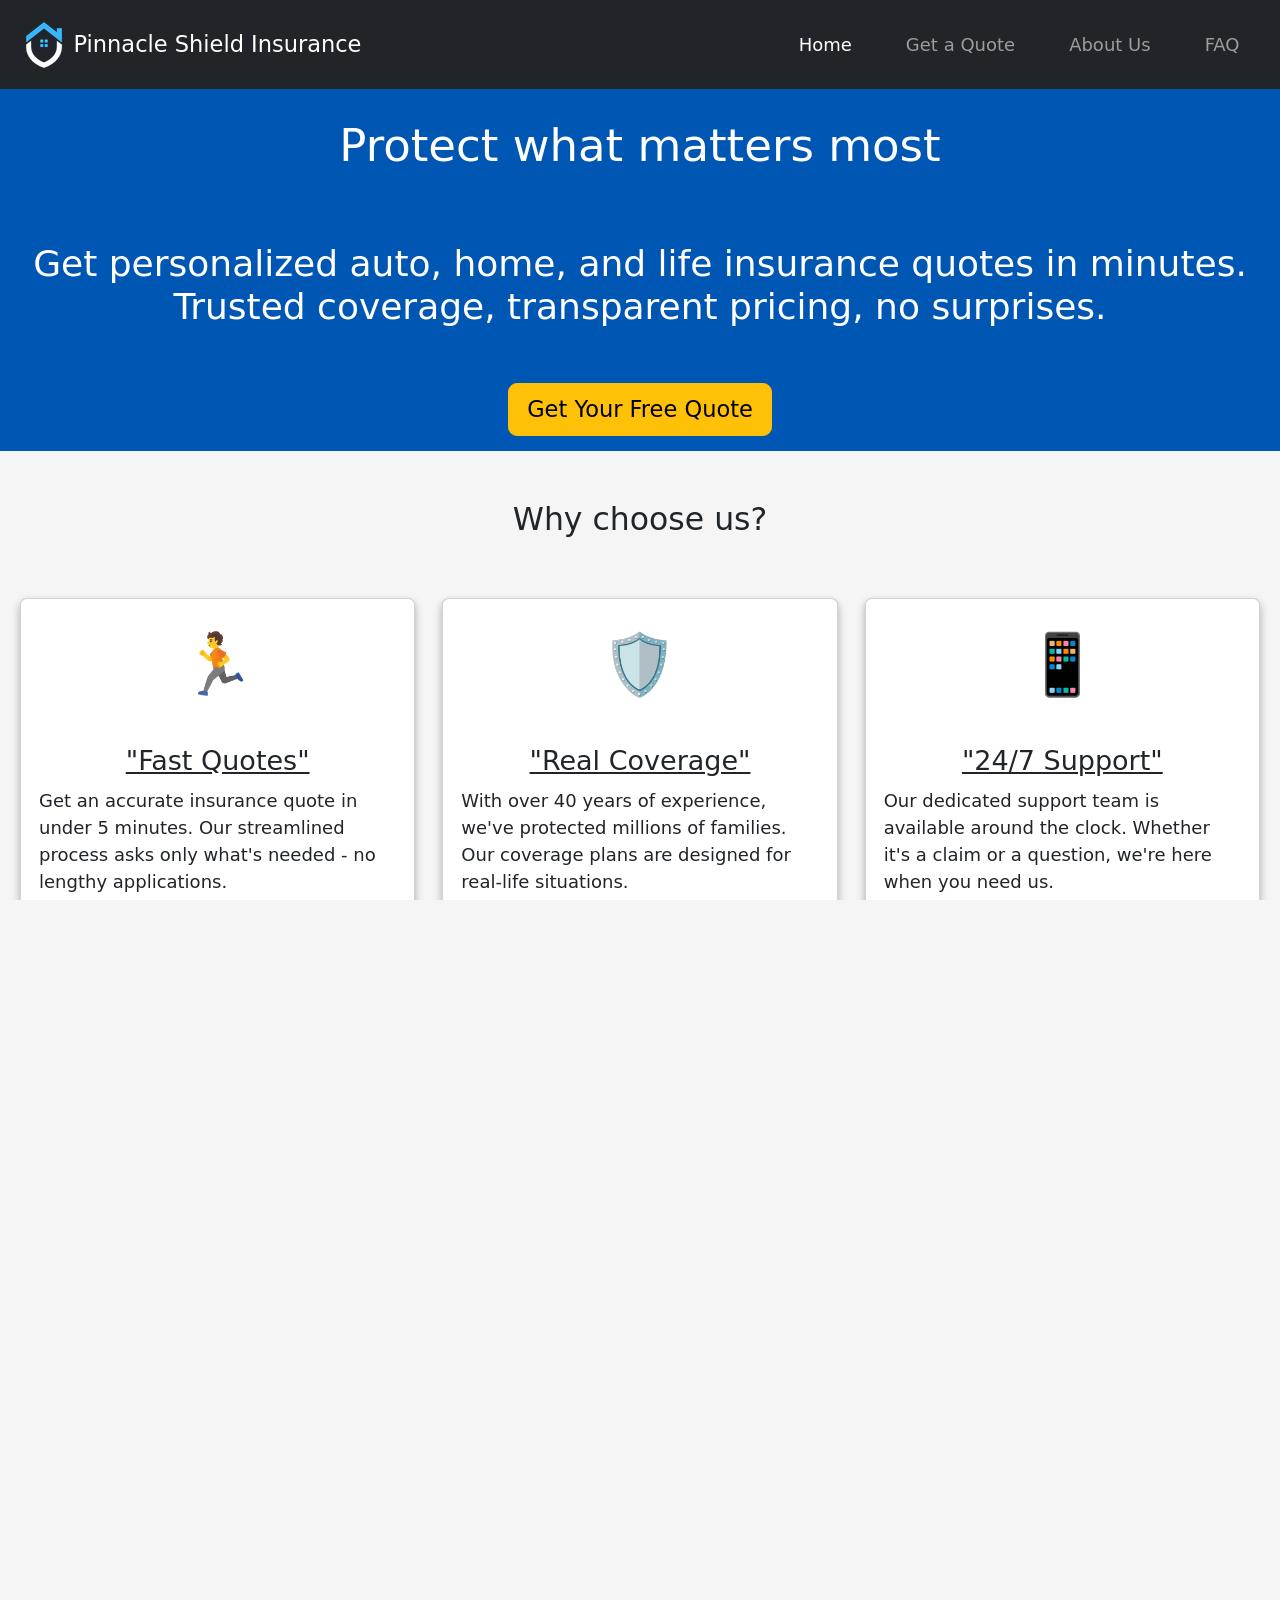
<file: index.html>
<!DOCTYPE html>
<html lang="en">
<head>
    <meta charset="UTF-8">
    <meta name="viewport" content="width=device-width, initial-scale=1.0">
    <title>Pinnacle | Homepage</title>

    <link href="https://cdn.jsdelivr.net/npm/bootstrap@5.3.2/dist/css/bootstrap.min.css"
        rel="stylesheet" integrity="sha384-T3c6CoIi6uLrA9TneNEoa7RxnatzjcDSCmG1MXxSR1GAsXEV/Dwwykc2MPK8M2HN"
        crossorigin="anonymous">

    <link href="css/styles.css" rel="stylesheet">

</head>
<body class="index">
    <header>
        <!--GLOBAL NAV BAR-->
        <nav class="navbar navbar-expand-lg navbar-dark bg-dark">
            <div class="container-fluid">
                <a class="navbar-brand"><img src="img/Pinnacle Logo (60 x 60 px).png" alt="Pinnacle Logo">Pinnacle Shield Insurance</a>
                <!--Creates hamburger button at md breakpoint-->
                <button class="navbar-toggler" type="button" data-bs-toggle="collapse" data-bs-target="#navbarSupportedContent" aria-controls="navbarSupportedContent" 
                    aria-expanded="false" aria-label="Toggle navigation"><span class="navbar-toggler-icon"></span></button>
                <div class="collapse navbar-collapse" id="navbarSupportedContent">
                    <ul class="navbar-nav mb-2 mb-lg-0 d-flex">
                        <li class="nav-item px-3"><a class="nav-link active" aria-current="page" href="#">Home</a></li>
                        <li class="nav-item px-3"><a class="nav-link" href="quote.html">Get a Quote</a></li>
                        <li class="nav-item px-3"><a class="nav-link" href="about.html">About Us</a></li>
                        <li class="nav-item px-3"><a class="nav-link" href="faq.html">FAQ</a></li>
                    </ul>
                </div>
            </div>
        </nav>
    </header>

    <main>
        <section class="hero">
            <!--HERO SECTION-->
            <h1>Protect what matters most</h1>
            <h2>Get personalized auto, home, and life insurance quotes in minutes. Trusted coverage, transparent pricing, no surprises.</h2>
            <!--Adds a button that brings customers to quote.html-->
            <a href="quote.html" role="button" class="btn btn-warning btn-lg">Get Your Free Quote</a>

        </section>

        <section class="choose">
            <!--WHY CHOOSE US SECTION
            Starts as 3 Bootstrap cards highlighting benefits, will stack at md breakpoint-->
            <h3>Why choose us?</h3>
            <div class="row d-flex">
                <div class="col-md-4">
                    <div class="card mb-3">
                        <p class="emoji">&#127939</p>
                        <div class="card-body">
                            <h4 class="card-title">"Fast Quotes"</h4>
                            <p class="card-text">Get an accurate insurance quote in under 5 minutes. Our streamlined process asks only what's needed
                                - no lengthy applications.</p>
                        </div>
                    </div>
                </div>
                <div class="col-md-4">
                    <div class="card mb-3">
                        <p class="emoji">&#128737</p>
                        <div class="card-body">
                            <h4 class="card-title">"Real Coverage"</h4>
                            <p class="card-text">With over 40 years of experience, we've protected millions of families. Our coverage plans are designed for
                                real-life situations.</p>
                        </div>
                    </div>
                </div>
                <div class="col-md-4">
                    <div class="card mb-3">
                        <p class="emoji">&#128241</p>
                        <div class="card-body">
                            <h4 class="card-title">"24/7 Support"</h4>
                            <p class="card-text">Our dedicated support team is available around the clock. Whether it's a claim or a question, we're here when you need us.</p>
                        </div>
                    </div>
                </div>
            </div>
        </section>

        <section>
            <!--INSURANCE TYPES SECTION
            Starts as 3 Bootstrap columns showcasing insurance types, will stack at md breakpoint-->
            <h3>Insurance Types: </h3>
            <div class="row g-2">
                <div class="col-md-4 d-flex">
                    <div class="content-wrapper">
                        <h4>Auto</h4>
                        <p>Trusted by drivers for over 100 years, we have the experience and stability to back you up when you need it the most. 
                            When you get auto insurance from Pinnacle, you'll have protection you can rely on, at a price that works for you.</p>
                            <div class="mini-wrap">
                                <h5>Violation-Free Discount</h5>
                                <p>Great drivers are made, not born. You'll get a discount if your driving history is violation-free</p>
                            </div>
                            <div class="mini-wrap">
                                <h5>Multi-Car Discount</h5>
                                <p>The more cars that you insure through us, the more you can save on your premium.</p>
                            </div>
                            <div class="mini-wrap">
                                <h5>Safe Driving Award</h5>
                                <p>Earn savings just for being a safe driver by participating in our safe driving program.</p>
                            </div>
                    </div>
                </div>
                <div class="col-md-4 d-flex">
                    <div class="content-wrapper">
                        <h4>Home</h4>
                        <p>Your home is unique. That's why at Pinnacle, you can customize your coverage to get the best homeowners insurance for your home at an affordable price.
                            Start your home insurance quote today to see how much you could save when you only pay for what you need!</p>
                            <div class="mini-wrap">
                               <h5>Online Purchase Discount</h5>
                                <p>You could save more when you buy Home insurance online.</p>
                            </div>
                            <div class="mini-wrap">
                                <h5>Bundle and Save</h5>
                                <p>You could save money when you bundle your customized auto and home insurance.</p>
                            </div>
                            <div class="mini-wrap">
                                <h5>New/Renovated Home Discount</h5>
                                <p>You may qualify for special savings if your home was recently built or substantially renovated.</p>
                            </div>
                    </div>
                </div>
                <div class="col-md-4 d-flex">
                    <div class="content-wrapper">
                        <h4>Life</h4>
                        <p>A life insurance policy helps your family in the event of your passing. Your beneficiaries will receive money to use as they see fit in a difficult time.
                            Have peace of mind knowing that your loved ones will be taken care of when you are gone.</p>
                            <div class="mini-wrap">
                                <h5>Policies designed for you</h5>
                                <p>Affordable life insurance policies to protect what matters most.</p>
                            </div>
                            <div class="mini-wrap">
                                <h5>Easy Applications</h5>
                                <p>No medical exam and quick, easy approval-often the same day.</p>
                            </div>
                            <div class="mini-wrap">
                                <h5>Only pay for what you need</h5>
                                <p>Flexible coverage options customized for you.</p>
                            </div>
                    </div>
                </div>
            </div>
        </section>
    </main>

    <footer>
        <!--GLOBAL FOOTER-->
        <div>
            <h6>Pinnacle Shield Insurance</h6>
            <p>Protecting families since 1985.<br>Headquartered in Hartford, CT.</p>
            <p>&copy; Copyright 2026 Pinnacle Insurance</p>
        </div>
        <nav class="footnav">
            <h6>Quick Links</h6>
                <a href="#">Home</a>
                <a href="quote.html">Get a Quote</a>
                <a href="about.html">About Us</a>
                <a href="faq.html">FAQ</a>
        </nav>
        <div>
            <h6>Contact</h6>
            <p>
                info@pinnacleshield.com<br>
                1-800-555-SHIELD<br>
                250 Constitution Plaza, Hartford. CT, 03123
            </p>
        </div>
    </footer>
    
    <script src="https://cdn.jsdelivr.net/npm/bootstrap@5.3.2/dist/js/bootstrap.bundle.min.js"
        integrity="sha384-C6RzsynM9kWDrMNeT87bh95OGNyZPhcTNXj1NW7RuBCsyN/o0jlpcV8Qyq46cDfL"
        crossorigin="anonymous"></script>

</body>
</html>
</file>
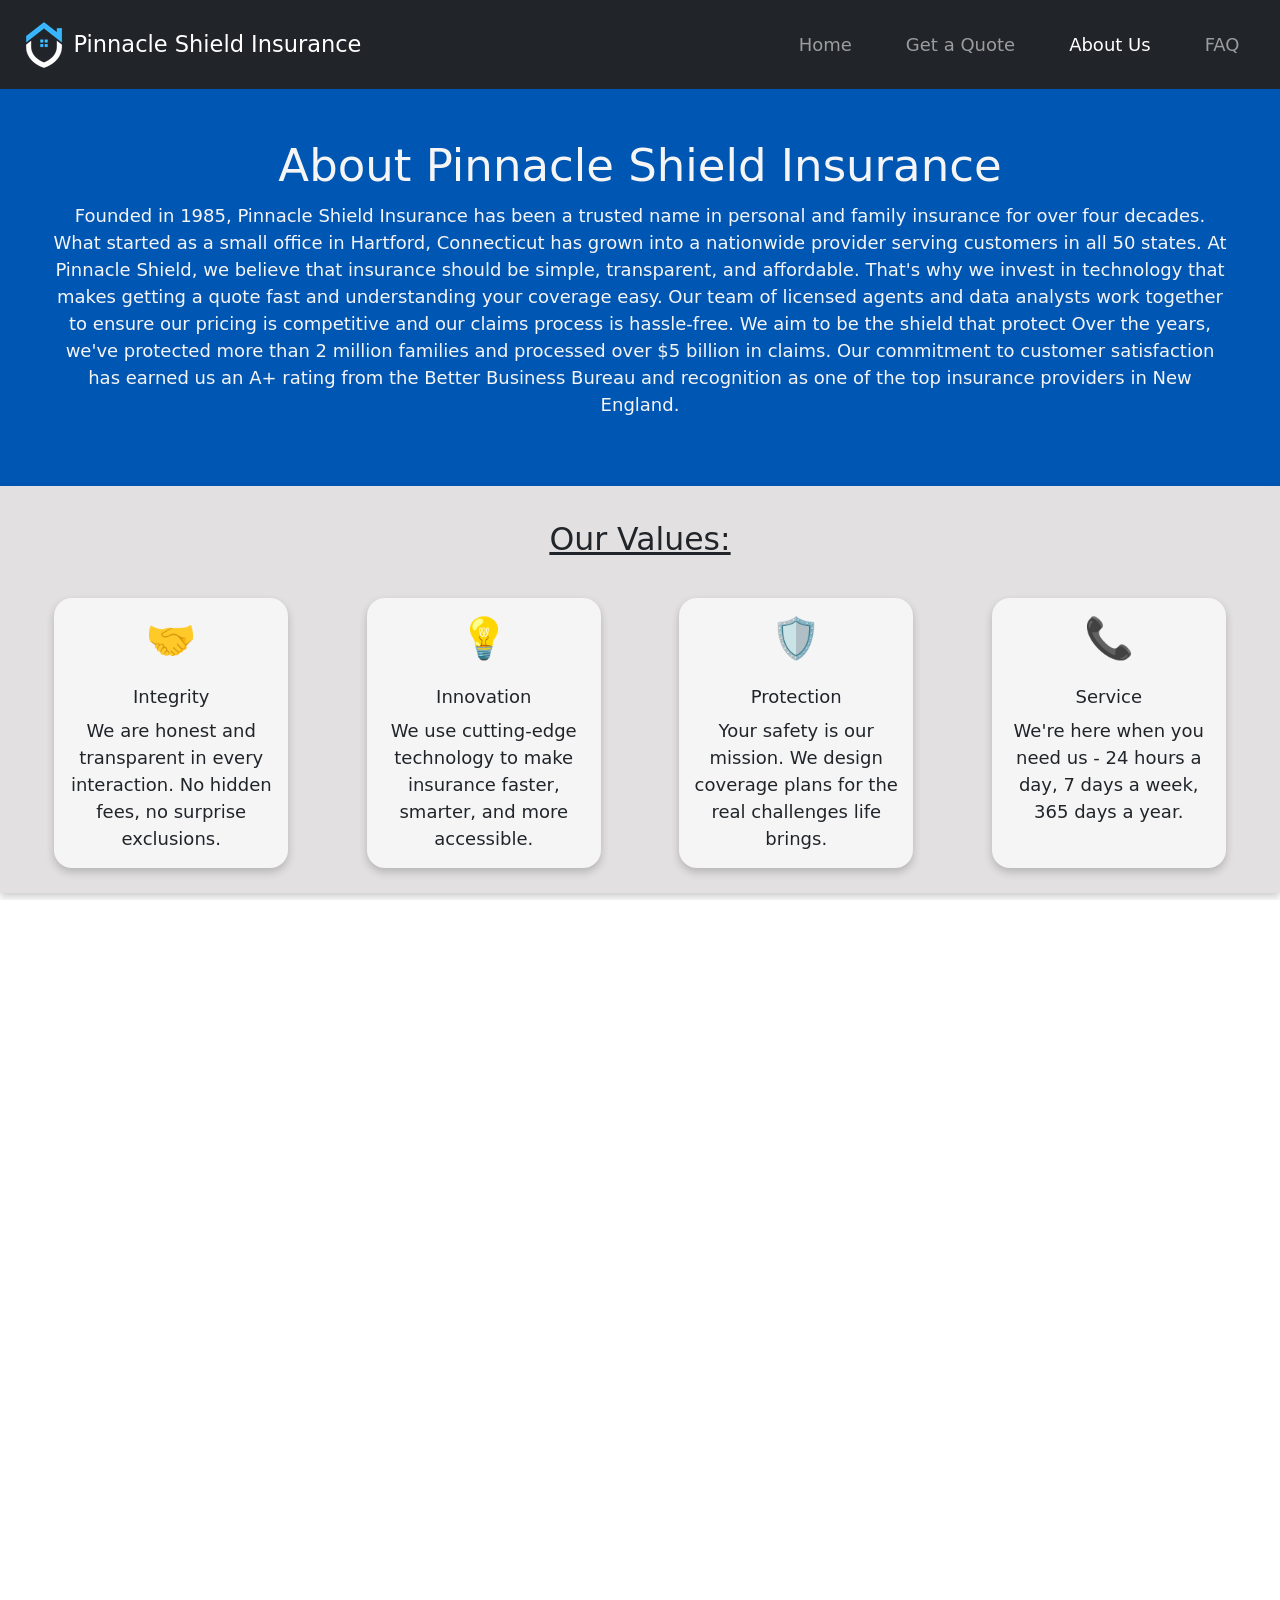
<file: about.html>
<!DOCTYPE html>
<html lang="en">
<head>
    <meta charset="UTF-8">
    <meta name="viewport" content="width=device-width, initial-scale=1.0">
    <title>Pinnacle | About Us</title>

    <link href="https://cdn.jsdelivr.net/npm/bootstrap@5.3.2/dist/css/bootstrap.min.css"
        rel="stylesheet" integrity="sha384-T3c6CoIi6uLrA9TneNEoa7RxnatzjcDSCmG1MXxSR1GAsXEV/Dwwykc2MPK8M2HN"
        crossorigin="anonymous">

    <link href="css/styles.css" rel="stylesheet">
</head>
<body class="about">
    <header>
        <!--GLOBAL NAV BAR-->
        <nav class="navbar navbar-expand-lg navbar-dark bg-dark">
            <div class="container-fluid">
                <a class="navbar-brand"><img src="img/Pinnacle Logo (60 x 60 px).png" alt="Pinnacle Logo">Pinnacle Shield Insurance</a>
                <!--Creates hamburger button at md breakpoint-->
                <button class="navbar-toggler" type="button" data-bs-toggle="collapse" data-bs-target="#navbarSupportedContent" aria-controls="navbarSupportedContent" 
                    aria-expanded="false" aria-label="Toggle navigation"><span class="navbar-toggler-icon"></span></button>
                <div class="collapse navbar-collapse" id="navbarSupportedContent">
                    <ul class="navbar-nav mb-2 mb-lg-0 d-flex">
                        <li class="nav-item px-3"><a class="nav-link" href="index.html">Home</a></li>
                        <li class="nav-item px-3"><a class="nav-link" href="quote.html">Get a Quote</a></li>
                        <li class="nav-item px-3"><a class="nav-link active" aria-current="page" href="#">About Us</a></li>
                        <li class="nav-item px-3"><a class="nav-link" href="faq.html">FAQ</a></li>
                    </ul>
                </div>
            </div>
        </nav>
    </header>

    <section class="hero">
        <h1>About Pinnacle Shield Insurance</h1>
        <p>Founded in 1985, Pinnacle Shield Insurance has been a trusted name in personal and family insurance for over four decades. What started as a small office in Hartford, Connecticut has grown into a nationwide provider serving customers in all 50 states.

        At Pinnacle Shield, we believe that insurance should be simple, transparent, and affordable. That's why we invest in technology that makes getting a quote fast and understanding your coverage easy. Our team of licensed agents and data analysts work together to ensure our pricing is competitive and our claims process is hassle-free. We aim to be the shield that protect

        Over the years, we've protected more than 2 million families and processed over $5 billion in claims. Our commitment to customer satisfaction has earned us an A+ rating from the Better Business Bureau and recognition as one of the top insurance providers in New England. </p>
    </section>

    <section class="values ">
            <h3>Our Values:</h3>
            <div class="mini-cards d-flex">
                <div class="mini-card">
                    <p class="emoji">&#129309</p>
                    <h6>Integrity</h6>
                    <p>We are honest and transparent in every interaction. No hidden fees, no surprise exclusions.</p>
                </div>
                <div class="mini-card">
                    <p class="emoji">&#128161</p>
                    <h6>Innovation</h6>
                    <p>We use cutting-edge technology to make insurance faster, smarter, and more accessible.</p>
                </div>
                <div class="mini-card">
                    <p class="emoji">&#128737</p>
                    <h6>Protection</h6>
                    <p>Your safety is our mission. We design coverage plans for the real challenges life brings.</p>
                </div>
                <div class="mini-card">
                    <p class="emoji">&#128222</p>
                    <h6>Service</h6>
                    <p>We're here when you need us - 24 hours a day, 7 days a week, 365 days a year.</p>
                </div>
            </div>
    </section>

    
    <main>
        <h3>Meet Our Leadership Team:</h3>
        <div class="row g-5">
            <div class ="col-md-6 col-lg-3">
                <div class="card mx-auto mb-3">
                    <img src="img/LD Profile Pic (150 x 150).png" alt="Leo Davinci Profile Image">
                    <div class="card-body">
                        <h4>Leo Davinci</h4>
                        <h6>President</h6>
                        <p>Leo is a seasoned veteran of the industry that has lead Pinnacle towards success for over 20 years. He has consistently proven himself as an exceptional leader that leads by example.</p>
                    </div>
                </div>
            </div>
            <div class ="col-md-6 col-lg-3">
                <div class="card mx-auto mb-3">
                    <img src="img/DB Profile Pic (150 x 150).png" alt="Don Bardi Profile Image">
                    <div class="card-body">
                        <h4>Don Bardi</h4>
                        <h6>Chief Tech Officer</h6>
                        <p>Don oversees all techonology at Pinnacle. He has leaveraged his expetise in hardware and the cloud for Pinnacle for over 10 years.</p>
                    </div>
                </div>
            </div>
            <div class ="col-md-6 col-lg-3">
                <div class="card mx-auto mb-3">
                    <img src="img/RU Profile Pic (150 x 150).png" alt="Raphael Urbino Profile Image">
                    <div class="card-body">
                        <h4>Raphael Urbino</h4>
                        <h6>Chief Actuary</h6>
                        <p>Raphael leads our pricing and analysis team. He leads his team to agressivly seek out discounts and deals for all our customers.</p>
                    </div>
                </div>
            </div>
            <div class ="col-md-6 col-lg-3">
                <div class="card mx-auto mb-3">
                    <img src="img/MS Profile Pic (150 x 150).png" alt="Mike Simoni Profile Image">
                    <div class="card-body">
                        <h4>Mike Simoni</h4>
                        <h6>VP of Customer Experience</h6>
                        <p>Mike has always made it his goal to see that every customer is cared for. He embodies our goal to be a shield for every customer against life's troubles. </p>
                    </div>
                </div>
            </div>
        </div>
    </main>

    <footer>
        <!--GLOBAL FOOTER-->
        <div>
            <h6>Pinnacle Shield Insurance</h6>
            <p>Protecting families since 1985.<br>Headquartered in Hartford, CT.</p>
            <p>&copy; Copyright 2026 Pinnacle Insurance</p>
        </div>
        <nav class="footnav">
            <h6>Quick Links</h6>
                <a href="index.html">Home</a>
                <a href="quote.html">Get a Quote</a>
                <a href="#">About Us</a>
                <a href="faq.html">FAQ</a>
        </nav>
        <div>
            <h6>Contact</h6>
            <p>
                info@pinnacleshield.com<br>
                1-800-555-SHIELD<br>
                250 Constitution Plaza, Hartford. CT, 03123
            </p>
        </div>
    </footer>

    <script src="https://cdn.jsdelivr.net/npm/bootstrap@5.3.2/dist/js/bootstrap.bundle.min.js"
        integrity="sha384-C6RzsynM9kWDrMNeT87bh95OGNyZPhcTNXj1NW7RuBCsyN/o0jlpcV8Qyq46cDfL"
        crossorigin="anonymous"></script>
</body>
</html>
</file>
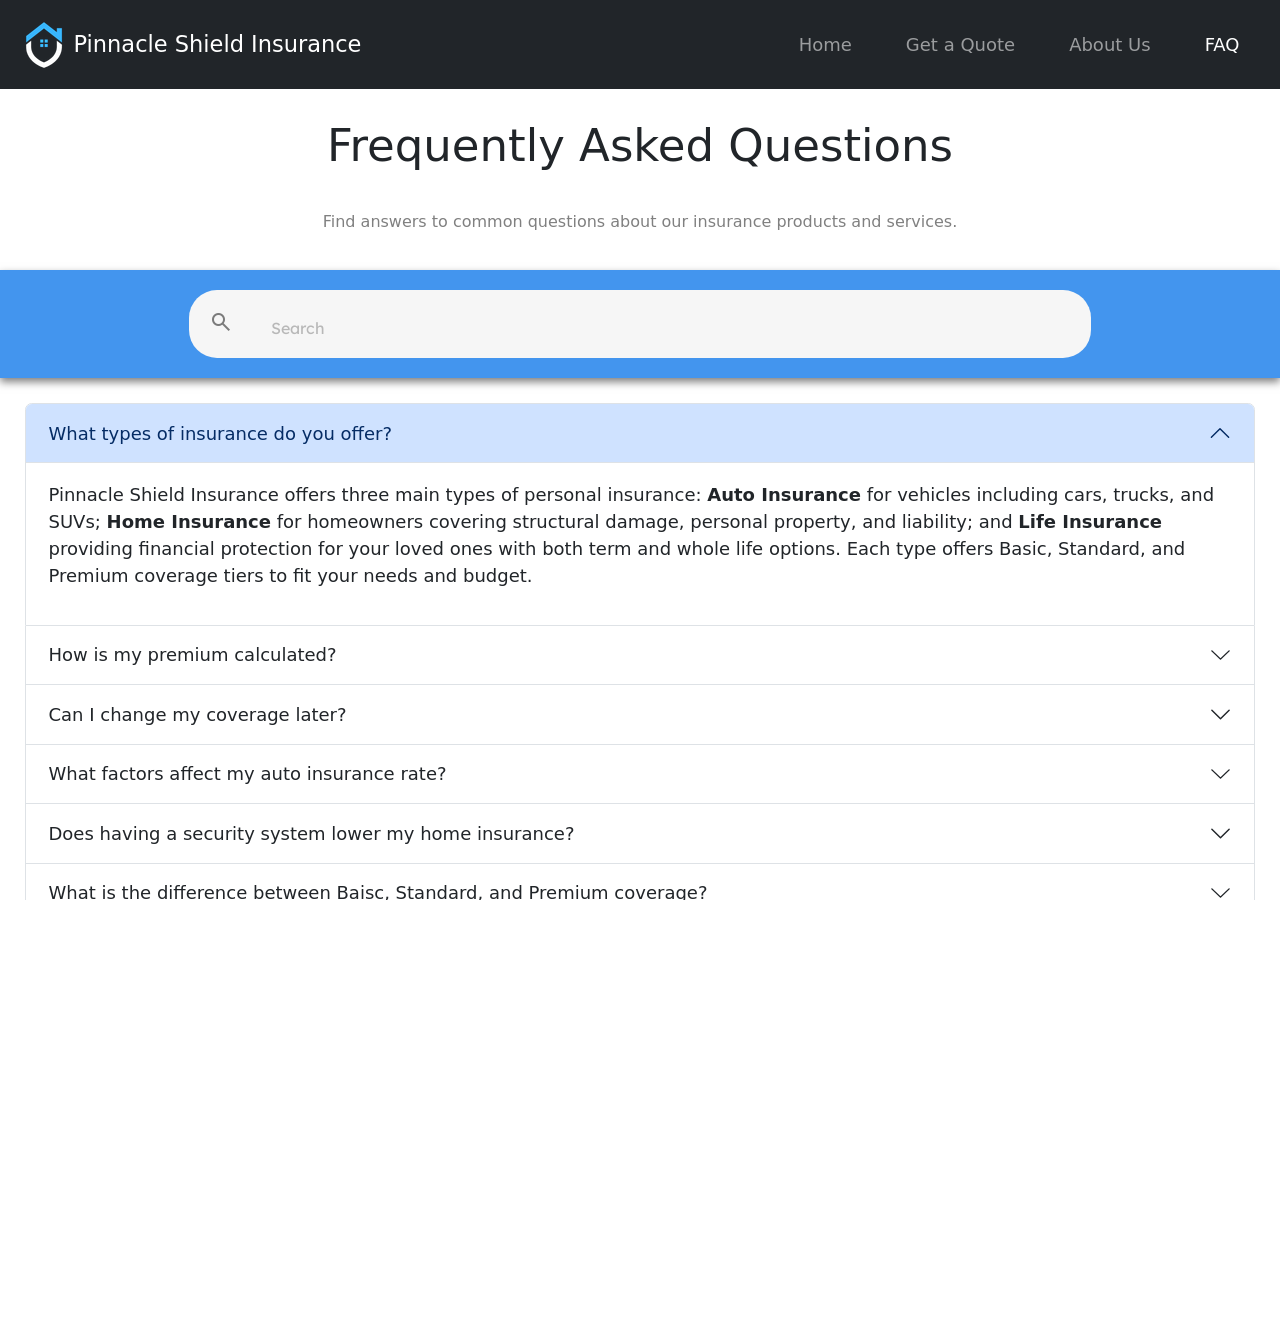
<file: faq.html>
<!DOCTYPE html>
<html lang="en">
<head>
    <meta charset="UTF-8">
    <meta name="viewport" content="width=device-width, initial-scale=1.0">
    <title>Pinnacle | FAQ</title>

    <link href="https://cdn.jsdelivr.net/npm/bootstrap@5.3.2/dist/css/bootstrap.min.css"
        rel="stylesheet" integrity="sha384-T3c6CoIi6uLrA9TneNEoa7RxnatzjcDSCmG1MXxSR1GAsXEV/Dwwykc2MPK8M2HN"
        crossorigin="anonymous">

    <link href="css/styles.css" rel="stylesheet">

    <link rel="preconnect" href="https://fonts.googleapis.com">
    <link rel="preconnect" href="https://fonts.gstatic.com" crossorigin>
    <link href="https://fonts.googleapis.com/css2?family=Dancing+Script:wght@400..700&family=Lexend:wght@100..900&family=Lora:ital,wght@0,400..700;1,400..700&family=Playball&display=swap" rel="stylesheet">

    <link rel="stylesheet" href="https://fonts.googleapis.com/css2?family=Material+Symbols+Outlined:opsz,wght,FILL,GRAD@24,400,0,0&icon_names=search" />

    <script defer src="js/main.js"></script>
</head>
<body class="faq">
    <header>
        <!--GLOBAL NAV BAR-->
        <nav class="navbar navbar-expand-lg navbar-dark bg-dark">
            <div class="container-fluid">
                <a class="navbar-brand"><img src="img/Pinnacle Logo (60 x 60 px).png" alt="Pinnacle Logo">Pinnacle Shield Insurance</a>
                <!--Creates hamburger button at md breakpoint-->
                <button class="navbar-toggler" type="button" data-bs-toggle="collapse" data-bs-target="#navbarSupportedContent" aria-controls="navbarSupportedContent" 
                    aria-expanded="false" aria-label="Toggle navigation"><span class="navbar-toggler-icon"></span></button>
                <div class="collapse navbar-collapse" id="navbarSupportedContent">
                    <ul class="navbar-nav mb-2 mb-lg-0 d-flex">
                        <li class="nav-item px-3"><a class="nav-link" href="index.html">Home</a></li>
                        <li class="nav-item px-3"><a class="nav-link" href="quote.html">Get a Quote</a></li>
                        <li class="nav-item px-3"><a class="nav-link"  href="about.html">About Us</a></li>
                        <li class="nav-item px-3"><a class="nav-link active" aria-current="page" href="#">FAQ</a></li>
                    </ul>
                </div>
            </div>
        </nav>
    </header>

    <section class="hero">
        <h1>Frequently Asked Questions</h1>
        <h2>Find answers to common questions about our insurance products and services.</h2>
    </section>

    <form class="searchbar">
        <div>
        <div class="search">
            <span class="search-icon material-symbols-outlined">search<span>
            <input class="search-input" type="search" id="faq-search" placeholder="Search">
        </div>
        </div>
    </form>

    
    <main class="faq-body">
        <!--BOOTSTRAP ACCORDIAN-->
        <div class="accordion" id="accordionExample">

            <!--Collapse One-->
            <div class="accordion-item">
                <h2 class="accordion-header">
                <button class="accordion-button" type="button" data-bs-toggle="collapse" data-bs-target="#collapseOne" aria-expanded="true" aria-controls="collapseOne">
                    What types of insurance do you offer?
                </button>
                </h2>
                <div id="collapseOne" class="accordion-collapse collapse show" data-bs-parent="#accordionExample">
                    <div class="accordion-body">
                        <p>Pinnacle Shield Insurance offers three main types of personal insurance: <strong>Auto Insurance</strong> for vehicles including cars, trucks, and SUVs; <strong>Home Insurance</strong> for homeowners covering structural damage, personal property, and liability; and <strong>Life Insurance</strong> providing financial protection for your loved ones with both term and whole life options. Each type offers Basic, Standard, and Premium coverage tiers to fit your needs and budget.</p>
                    </div>
                </div>
            </div>

            <!--Collapse Two-->
            <div class="accordion-item">
                <h2 class="accordion-header">
                <button class="accordion-button collapsed" type="button" data-bs-toggle="collapse" data-bs-target="#collapseTwo" aria-expanded="false" aria-controls="collapseTwo">
                    How is my premium calculated?
                </button>
                </h2>
                <div id="collapseTwo" class="accordion-collapse collapse" data-bs-parent="#accordionExample">
                    <div class="accordion-body">
                        <p>Your premium is calculated using a combination of factors specific to each insurance type. For auto insurance, we consider your age, vehicle details, annual mileage, and driving record. For home insurance, factors include your home's value, age, construction type, and installed safety features. Life insurance premiums are based on age, health factors, lifestyle choices, and the coverage amount you select. Our online quote tool shows you a detailed breakdown of exactly how each factor affects your rate — complete transparency, no surprises. </p>
                    </div>
                </div>
            </div>

            <!--Collapse Three-->
            <div class="accordion-item">
                <h2 class="accordion-header">
                <button class="accordion-button collapsed" type="button" data-bs-toggle="collapse" data-bs-target="#collapseThree" aria-expanded="false" aria-controls="collapseThree">
                    Can I change my coverage later?
                </button>
                </h2>
                <div id="collapseThree" class="accordion-collapse collapse"  data-bs-parent="#accordionExample">
                    <div class="accordion-body">
                        <p>Yes, absolutely. You can upgrade or downgrade your coverage level at any time during your policy period. If you upgrade from Basic to Standard or Premium, the change takes effect immediately and your premium will be prorated for the remainder of your billing cycle. If you downgrade, the change takes effect at the start of your next billing cycle. Contact our customer service team or log into your online account to make changes.</p>
                    </div>
                </div>
            </div>

            <!--Collapse Four-->
            <div class="accordion-item">
                <h2 class="accordion-header">
                <button class="accordion-button collapsed" type="button" data-bs-toggle="collapse" data-bs-target="#collapseFour" aria-expanded="false" aria-controls="collapseFour">
                    What factors affect my auto insurance rate?
                </button>
                </h2>
                <div id="collapseFour" class="accordion-collapse collapse"  data-bs-parent="#accordionExample">
                    <div class="accordion-body">
                        <p>Several factors influence your auto insurance premium. <strong>Your age</strong> plays a role — drivers under 25 and over 65 typically pay more due to statistical risk profiles. <strong>Vehicle age</strong> matters because newer cars cost more to repair or replace. <strong>Annual mileage</strong> affects your rate since more time on the road increases the likelihood of an incident. Your <strong>driving record</strong> is significant — a clean record earns the best rates, while tickets and accidents increase premiums. Finally, the <strong>coverage level</strong> you choose (Basic, Standard, or Premium) determines the breadth of protection and directly impacts cost.</p>
                    </div>
                </div>
            </div>

            <!--Collapse 5-->
            <div class="accordion-item">
                <h2 class="accordion-header">
                <button class="accordion-button collapsed" type="button" data-bs-toggle="collapse" data-bs-target="#collapseFive" aria-expanded="false" aria-controls="collapseFive">
                    Does having a security system lower my home insurance?
                </button>
                </h2>
                <div id="collapseFive" class="accordion-collapse collapse"  data-bs-parent="#accordionExample">
                    <div class="accordion-body">
                        <p>Yes! Having a monitored security system qualifies you for a <strong>5% discount</strong> on your home insurance premium. Additionally, if your home has fire sprinklers, you can receive an <strong>8% discount.</strong> These discounts can be combined, so a home with both a security system and fire sprinklers could save up to 13% on monthly premiums. We encourage homeowners to invest in safety features — they protect your family and save you money</p>
                    </div>
                </div>
            </div>

            <!--Collapse Six-->
            <div class="accordion-item">
                <h2 class="accordion-header">
                <button class="accordion-button collapsed" type="button" data-bs-toggle="collapse" data-bs-target="#collapseSix" aria-expanded="false" aria-controls="collapseSix">
                    What is the difference between Baisc, Standard, and Premium coverage?
                </button>
                </h2>
                <div id="collapseSix" class="accordion-collapse collapse"  data-bs-parent="#accordionExample">
                    <div class="accordion-body">
                        <p><strong>Basic coverage</strong> provides essential protection at the lowest cost. It covers the core risks — liability for auto, structural damage for home, and a standard death benefit for life insurance.<strong>Standard coverage</strong> is our most popular tier and includes everything in Basic plus broader protection like comprehensive and collision for auto, personal property replacement for home, and higher benefit limits for life. <strong>Premium coverage</strong> is our most comprehensive tier, adding benefits like rental car coverage, full replacement value, increased liability limits, and priority claims processing. Premium costs approximately 40% more than Standard but provides the most complete peace of mind.</p>
                    </div>
                </div>
            </div>


            <!--Collapse Eight-->
            <div class="accordion-item">
                <h2 class="accordion-header">
                <button class="accordion-button collapsed" type="button" data-bs-toggle="collapse" data-bs-target="#collapseEight" aria-expanded="false" aria-controls="collapseEight">
                    Is my personal information secure?
                </button>
                </h2>
                <div id="collapseEight" class="accordion-collapse collapse"  data-bs-parent="#accordionExample">
                    <div class="accordion-body">
                        <p>Absolutely. Pinnacle Shield Insurance takes data security seriously. All personal information submitted through our website is encrypted using industry-standard TLS encryption. We never sell your data to third parties. Our systems comply with state and federal data protection regulations, and we conduct regular security audits. The online quote tool does not store your information unless you explicitly create an account. For more details, please review our Privacy Policy linked at the bottom of every page.</p>
                    </div>
                </div>
            </div>


            <!--Collapse Nine-->
            <div class="accordion-item">
                <h2 class="accordion-header">
                <button class="accordion-button collapsed" type="button" data-bs-toggle="collapse" data-bs-target="#collapseNine" aria-expanded="false" aria-controls="collapseNine">
                    Do you offer bundling discounts?
                </button>
                </h2>
                <div id="collapseNine" class="accordion-collapse collapse"  data-bs-parent="#accordionExample">
                    <div class="accordion-body">
                        <p>Yes, we offer bundling discounts when you combine multiple insurance policies. Customers who bundle auto and home insurance save an average of 15% on their total premiums. Adding life insurance to the bundle can increase savings up to 20%. Bundled policies also simplify your experience — one account, one payment date, and one customer service team for all your insurance needs. Use our quote tool to get individual quotes, then contact our team to discuss bundle pricing</p>
                    </div>
                </div>
            </div>


            <!--Collapse Ten-->
            <div class="accordion-item">
                <h2 class="accordion-header">
                <button class="accordion-button collapsed" type="button" data-bs-toggle="collapse" data-bs-target="#collapseTen" aria-expanded="false" aria-controls="collapseTen">
                    What happens if I miss a payment?
                </button>
                </h2>
                <div id="collapseTen" class="accordion-collapse collapse"  data-bs-parent="#accordionExample">
                    <div class="accordion-body">
                        <p>We understand that life happens. If you miss a payment, you have a <strong>30-day grace period</strong> during which your coverage remains active. We'll send email and text reminders during this period. If the payment is not received after 30 days, your policy will be suspended until payment is made. Reinstating a suspended policy is usually straightforward — contact our billing team and pay the outstanding balance. We strongly recommend setting up automatic payments to avoid any gaps in coverage</p>
                    </div>
                </div>
            </div>
        </div>
    </main>
    
    <footer>
        <!--GLOBAL FOOTER-->
        <div>
            <h6>Pinnacle Shield Insurance</h6>
            <p>Protecting families since 1985.<br>Headquartered in Hartford, CT.</p>
            <p>&copy; Copyright 2026 Pinnacle Insurance</p>
        </div>
        <nav class="footnav">
            <h6>Quick Links</h6>
                <a href="#">Home</a>
                <a href="quote.html">Get a Quote</a>
                <a href="about.html">About Us</a>
                <a href="faq.html">FAQ</a>
        </nav>
        <div>
            <h6>Contact</h6>
            <p>
                info@pinnacleshield.com<br>
                1-800-555-SHIELD<br>
                250 Constitution Plaza, Hartford. CT, 03123
            </p>
        </div>
    </footer>

    <script src="https://cdn.jsdelivr.net/npm/bootstrap@5.3.2/dist/js/bootstrap.bundle.min.js"
        integrity="sha384-C6RzsynM9kWDrMNeT87bh95OGNyZPhcTNXj1NW7RuBCsyN/o0jlpcV8Qyq46cDfL"
        crossorigin="anonymous"></script>

    <script src="js/main.js"></script>
</body>
</html>
</file>
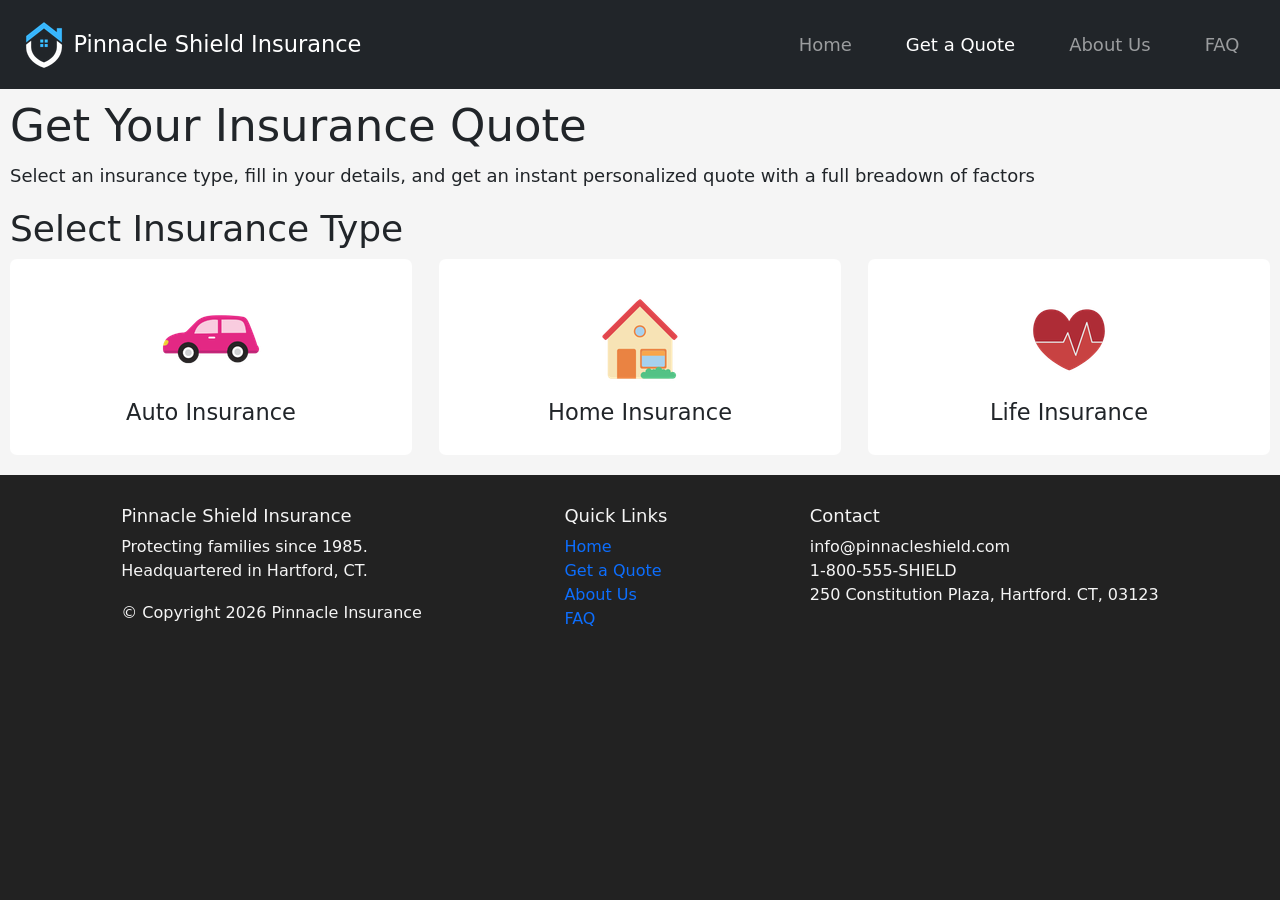
<file: quote.html>
<!DOCTYPE html>
<html lang="en">
<head>
    <meta charset="UTF-8">
    <meta name="viewport" content="width=device-width, initial-scale=1.0">
    <title>Pinnacle | Quotes</title>

     <link href="https://cdn.jsdelivr.net/npm/bootstrap@5.3.2/dist/css/bootstrap.min.css"
        rel="stylesheet" integrity="sha384-T3c6CoIi6uLrA9TneNEoa7RxnatzjcDSCmG1MXxSR1GAsXEV/Dwwykc2MPK8M2HN"
        crossorigin="anonymous">

    <link href="css/styles.css" rel="stylesheet">
    <script defer src="js/quote.js"></script>

</head>
<body class="quote">
    <header>
        <nav class="navbar navbar-expand-lg navbar-dark bg-dark">
            <div class="container-fluid">
                <a class="navbar-brand"><img src="img/Pinnacle Logo (60 x 60 px).png" alt="Pinnacle Logo">Pinnacle Shield Insurance</a>
                <!--Creates hamburger button at md breakpoint-->
                <button class="navbar-toggler" type="button" data-bs-toggle="collapse" data-bs-target="#navbarSupportedContent" aria-controls="navbarSupportedContent" 
                    aria-expanded="false" aria-label="Toggle navigation"><span class="navbar-toggler-icon"></span></button>
                <div class="collapse navbar-collapse" id="navbarSupportedContent">
                    <ul class="navbar-nav mb-2 mb-lg-0 d-flex">
                        <li class="nav-item px-3"><a class="nav-link" href="index.html">Home</a></li>
                        <li class="nav-item px-3"><a class="nav-link active" aria-current="page" href="#">Get a Quote</a></li>
                        <li class="nav-item px-3"><a class="nav-link" href="about.html">About Us</a></li>
                        <li class="nav-item px-3"><a class="nav-link" href="faq.html">FAQ</a></li>
                    </ul>
                </div>
            </div>
        </nav>
    </header>

    <main>
        <h1>Get Your Insurance Quote</h1>
        <p>Select an insurance type, fill in your details, and get an instant personalized quote with a full breadown of factors</p>

        <section>
            <form>
                <!--Insurance-Type-Cards-->
                <h2>Select Insurance Type</h2>
                <div class="row gp-1">
                    <div class="col-md-4">
                        <div class="card insuranceType" data-type="auto">
                            <div class="card-body text-center">
                                <input type="radio" name="insuranceType" value="auto" id="auto" class="d-none">
                                <label for="auto" class="card-label">
                                    <img src="img/car-logo.png" alt="little car icon">
                                    <h5 class="card-title">Auto Insurance</h5>
                                </label>
                            </div>
                        </div>
                    </div>
                    <div class="col-md-4">
                        <div class="card insuranceType" data-type="home">
                            <div class="card-body text-center">
                                <input type="radio" name="insuranceType" value="home" id="home" class="d-none">
                                <label for="home" class="card-label">
                                    <img src="img/house-logo (120 x 120) (1).png" alt="little house icon">
                                    <h5 class="card-title">Home Insurance</h5>
                                </label>
                            </div>
                        </div>
                    </div>
                    <div class="col-md-4">
                        <div class="card insuranceType" data-type="life">
                            <div class="card-body text-center">
                                <input type="radio" name="insuranceType" value="life" id="life" class="d-none">
                                <label for="life" class="card-label">
                                    <img src="img/heart-icon (120 x 120).png" alt="little heart icon">
                                    <h5 class="card-title">Life Insurance</h5>
                                </label>
                            </div>
                        </div>
                    </div>
                </div>
                </form>
                <form id="autoQuoteForm">
                <!--Auto-Form-->
                    <div id="autoForm" class="insurance-form hidden">
                        <div id="validationSummary" class="validation-summary hidden" role="alert"></div>
                        <h3>Auto Insurance Details</h3>
                        <p>* All fields required *</p>
                        <div class="row g-2">
                            <!--Full Name-->
                            <div class="mb-3 col-md-6">
                                <label for="autoFullName" class="form-label">Full Name</label>
                                <input type="text" class="form-control" id="autoFullName" name="autoFullname">
                            </div>
                            <!--Age-->
                            <div class="mb-3 col-md-6">
                                <label for="autoAge" class="form-label">Age</label>
                                <input type="number" class="form-control" id="autoAge" name="autoAge">
                            </div>
                            <!--ZIP Code-->
                            <div class="mb-3 col-md-4">
                                <label for="autoZipCode" class="form-label">ZIP Code</label>
                                <input type="text" class="form-control" id="autoZipCode" name="autoZipCode">
                            </div>
                            <!--Vehicle Make-->
                            <div class="mb-3 col-md-4">
                                <label for="vehicleMake" class="form-label">Vehicle Make</label>
                                <select class="form-control" id="vehicleMake">
                                    <option value="">Vehicle Make</option>
                                    <option value="toyota">Toyota</option>
                                    <option value="honda">Honda</option>
                                    <option value="ford">Ford</option>
                                    <option value="bmw">BMW</option>
                                    <option value="tesla">Tesla</option>
                                    <option value="other">Other</option>
                                </select>
                            </div>
                            <!--Vehicle Model-->
                            <div class="mb-3 col-md-4">
                                <label for="vehicleModel" class="form-label">Vehicle Model</label>
                                <input type="text" class="form-control" id="vehicleModel">
                            </div>
                            <!--Vehicle Year-->
                            <div class="mb-3 col-md-6">
                                <label for="vehicleYear" class="form-label">Vehicle Year</label>
                                <input type="number" class="form-control" id="vehicleYear">
                            </div>
                            <!--Annual Mileage-->
                            <div class="mb-3 col-md-6">
                                <label for="annualMileage" class="form-label">Annual Mileage</label>
                                <select class="form-control" id="annualMileage">
                                    <option value="">Annual Mileage</option>
                                    <option value="under5000">Under 5,000</option>
                                    <option value="5000-10000">5,000-10,000</option>
                                    <option value="10,001-15000">10,001-15000</option>
                                    <option value="15001-20000">15,001-20,000</option>
                                    <option value="over20000">Over 20,000</option>
                                </select>
                            </div>
                            <!--Driving Record-->
                            <div class="mb-3 col-md-6">
                                <label for="drivingRecord" class="form-label">Driving Record</label>
                                <select class="form-control" id="drivingRecord">
                                    <option value="">Driving Record</option>
                                    <option value="clean">Clean</option>
                                    <option value="1ticket">1 Ticket</option>
                                    <option value="2+tickets">2+ Tickets</option>
                                    <option value="accident">Accident in Last 3 Years</option>
                                </select>
                            </div>
                            <!--Coverage Level-->
                            <div class="mb-3 col-md-6">
                                <legend>Coverage Level</legend>
                                <input type="radio" id="autoCoverageChoice1" name="autoCoverageLevel" value="basic">
                                <label for="autocoveragechoice1">Basic</label>
                                <input type="radio" id="autoCoverageChoice2" name="autoCoverageLevel" value="standard">
                                <label for="autoCoverageChoice2">Standard</label>
                                <input type="radio" id="autoCoverageChoice3" name="autoCoverageLevel" value="premium">
                                <label for="autoCoverageChoice3">Premium</label>
                            </div>
                            <button type="submit" onclick="" class="btn btn-warning col-3">Get Quote</button>
                        </div>
                    </div>
                </form>
                <form id="homeQuoteForm">
                <!--Home-Form-->
                <div id="homeForm" class="insurance-form hidden">
                    <div id="validationSummary" class="validation-summary hidden" role="alert"></div>
                    <h3>Home Insurance Details</h3>
                    <p>* All fields required *</p>
                    <div class="row g-2">
                        <!--Full Name-->
                        <div class="mb-3 col-md-4">
                            <label for="homeFullName" class="form-label">Full Name</label>
                            <input type="text" class="form-control" id="homeFullName" name="fullname">
                        </div>
                        <!--Age-->
                        <div class="mb-3 col-md-4">
                            <label for="homeAge" class="form-label">Age</label>
                            <input type="number" class="form-control" id="homeAge" name="age">
                        </div>
                        <!--ZIP Code-->
                        <div class="mb-3 col-md-4">
                            <label for="homeZipCode" class="form-label">ZIP Code</label>
                            <input type="text" class="form-control" id="homeZipCode" name="zipcode">
                        </div>
                        <!--Home Value-->
                        <div class="mb-3 col-md-6">
                            <label for="homeValue" class="form-label">Home Value</label>
                            <input type="number" class="form-control" id="homeValue">
                        </div>
                        <!--Year Built-->
                        <div class="mb-3 col-md-6">
                            <label for="yearBuilt" class="form-label">Year Built</label>
                            <input type="number" class="form-control" id="yearBuilt">
                        </div>
                        <!--Square Footage-->
                        <div class="mb-3 col-md-6">
                            <label for="squareFootage" class="form-label">Square Footage</label>
                            <input type="number" class="form-control" id="squareFootage">
                        </div>
                        <!--Construction Type-->
                        <div class="mb-3 col-md-6">
                            <label for="constructionType" class="form-label">Construction Type</label>
                            <select class="form-control" id="constructionType">
                                <option value="">Construction Type</option>
                                <option value="wood">Wood Frame</option>
                                <option value="brick">Brick</option>
                                <option value="concrete">Concrete</option>
                                <option value="steel">Steel</option>
                            </select>
                        </div>
                        <!--Coverage Level-->
                        <div class="mb-3 col-md-6">
                            <legend>Coverage Level</legend>
                            <input type="radio" id="homeCoverageChoice1" name="homeCoverageLevel" value="basic">
                            <label for="homeCoverageChoice1">Basic</label>
                            <input type="radio" id="homeCoverageChoice2" name="homeCoverageLevel" value="standard">
                            <label for="homeCoverageChoice2">Standard</label>
                            <input type="radio" id="homeCoverageChoice3" name="homeCoverageLevel" value="premium">
                            <label for="homeCoverageChoice3">Premium</label>
                        </div>
                        <div class="mb-3 col-md-6">
                            <Legend>Security Systems</Legend>
                            <!--Does User Have A Sprinkler System?-->
                            <div>
                                <label for="sprinklerSys" class="form-label">Has Fire Sprinkler System</label>
                                <input type="checkbox" id="sprinklerSys" name="sprinklersys" value="yes">
                            </div>
                            <!--Does User Have A Security System?-->
                            <div>
                                <label for="securitySys" class="form-label">Has Security System</label>
                                <input type="checkbox" id="securitySys" name="securitysys" value="yes">
                            </div>
                        </div>
                    </div>
                    
                    <button type="submit" class="btn btn-warning col-3">Get Quote</button>
                </div>
            </form>
            <form id="lifeQuoteForm">
                <!--Life-Form-->
                <div id="lifeForm" class="insurance-form hidden">
                    <div id="validationSummary" class="validation-summary hidden" role="alert"></div>
                    <h3>Life Insurance Details</h3>
                    <p>* All fields required *</p>
                    <!--Full Name-->
                    <div class="mb-3">
                        <label for="lifeFullName" class="form-label">Full Name</label>
                        <input type="text" class="form-control" id="lifeFullName" name="fullname">
                    </div>
                    <!--Age-->
                    <div class="mb-3">
                        <label for="lifeAge" class="form-label">Age</label>
                        <input type="number" class="form-control" id="lifeAge">
                    </div>
                    <!--ZIP Code-->
                    <div class="mb-3">
                        <label for="lifeZipCode" class="form-label">ZIP Code</label>
                        <input type="text" class="form-control" id="lifeZipCode" name="zipcode">
                    </div>
                    <!--Gender-->
                    <div class="mb-3">
                        <label for="gender" class="form-label">Gender</label>
                        <select class="form-control" id="gender">
                            <option value="">Gender</option>
                            <option value="male">Male</option>
                            <option value="female">Female</option>
                            <option value="nonbinary">Non-Binary</option>
                        </select>
                    </div>
                    <!--Is Customer a Smoker?-->
                    <div class="mb-3">
                        <legend>Smoker</legend>
                        <input type="radio" id="smokerchoice1" name="smoker" value="yes">
                        <label for="smokerchoice1">Yes</label>
                        <input type="radio" id="smokerchoice2" name="smoker" value="no">
                        <label for="smokerchoice2">No</label>
                    </div>
                    <!--Coverage Amount-->
                    <div class="mb-3">
                        <label for="coverageAmount" class="form-label">Coverage Amount</label>
                        <select class="form-control" id="coverageAmount">
                            <option value="">Coverage Amount</option>
                            <option value="100000">$100,000</option>
                            <option value="250000">$250,000</option>
                            <option value="500000">$500,000</option>
                            <option value="1000000">$1,000,000</option>
                        </select>
                    </div>
                    <!--Exercise Frequency-->
                    <div class="mb-3">
                        <label for="exercise" class="form-label">Exercise Frequency</label>
                        <select class="form-control" id="exercise">
                            <option value="">Exercise Frequency</option>
                            <option value="rarely">Rarely</option>
                            <option value="1-2times">1-2 Times a Week</option>
                            <option value="3-4times">3-4 Times a Week</option>
                            <option value="5times">5+ Times a Week</option>
                        </select>
                    </div>
                    <!--Does User Have A Pre-existing Condition?-->
                    <div class="mb-3">
                        <p>Health History</p>
                        <label for="pre-exist" class="form-label">Pre-existing Conditions</label>
                        <input type="checkbox" id="pre-exist" name="pre-exist" value="yes">
                    </div>
                    <!--Coverage Level-->
                    <div class="mb-3">
                        <legend>Coverage Level</legend>
                        <input type="radio" id="lifeCoverageChoice1" name="lifeCoverageLevel" value="basic">
                        <label for="lifeCoverageChoice1">Basic</label>
                        <input type="radio" id="lifeCoverageChoice2" name="lifeCoverageLevel" value="standard">
                        <label for="lifeCoverageChoice2">Standard</label>
                        <input type="radio" id="lifeCoverageChoice3" name="lifeCoverageLevel" value="premium">
                        <label for="lifeCoverageChoice3">Premium</label>
                    </div>
                    <button type="submit" class="btn btn-warning col-3">Get Quote</button>
                </div>
            </form>
        </section>

        <section id="premiumSummary" class="hidden">
            <div class="card summary-card">
                <h5>Insurance Quote</h5>
                <div id="displayBox" class="card-body summary-body">
                </div>
                <a id="resetQuote" role="button" class="btn btn-warning col-6">Get another quote</a>
            </div>
            <table class="table table-striped">
                <thread>
                    <tr>
                        <th>Factor</th>
                        <th>Your Info</th>
                        <th>Impact</th>
                    </tr>
                </thread>
                <tbody>

                </tbody>
            </table>
        </section>
    </main>

    <footer>
        <!--GLOBAL FOOTER-->
        <div>
            <h6>Pinnacle Shield Insurance</h6>
            <p>Protecting families since 1985.<br>Headquartered in Hartford, CT.</p>
            <p>&copy; Copyright 2026 Pinnacle Insurance</p>
        </div>
        <nav class="footnav">
            <h6>Quick Links</h6>
                <a href="index.html">Home</a>
                <a href="#">Get a Quote</a>
                <a href="about.html">About Us</a>
                <a href="faq.html">FAQ</a>
        </nav>
        <div>
            <h6>Contact</h6>
            <p>
                info@pinnacleshield.com<br>
                1-800-555-SHIELD<br>
                250 Constitution Plaza, Hartford. CT, 03123
            </p>
        </div>
    </footer>

    <script src="https://cdn.jsdelivr.net/npm/bootstrap@5.3.2/dist/js/bootstrap.bundle.min.js"
        integrity="sha384-C6RzsynM9kWDrMNeT87bh95OGNyZPhcTNXj1NW7RuBCsyN/o0jlpcV8Qyq46cDfL"
        crossorigin="anonymous"></script>
    <script src="js/quote.js"></script>
</body>
</html>
</file>
<file: css/styles.css>
/* COLOR PALETTE

*/

/*--------MEDIA-QUERIES--------*/

/*Mobile*/
html { font-size: 15px; }

footer {font-size: 16px; flex-direction: column; text-align: left;}
footer .footnav {padding: 10px 0;}
.quote .summary-card {width: 370px;}


/*Tablet and up (768px+)*/
@media (min-width: 768px) {
    html { font-size: 16px; }
    .quote .summary-card {width: 500px;}
    .search-input {width: 330px;}
    .about .card {height: 460px;}
    footer {font-size: 16px; flex-direction: row; text-align: left;}
    footer .footnav {padding: 0;}

}

/*Desktop (1024px+)*/
@media (min-width: 1024px) {
    html { font-size: 18px; }
    .quote .summary-card {width: 800px;}
    .about .card {height: 580px;}
    .search-input {width: 800px;}
}


/*--------GLOBAL-STYLES--------*/

/*BORDER BOX FIX*/
*, *::before, *::after {
box-sizing: border-box;
margin: 0;
padding: 0;
}

body, html {
    padding: 0;
    margin: 0;
    height: 100%;
    overflow-x: hidden;
}


/*--------NAV-BAR--------*/
nav button {
    margin-right: 15px;
}
nav .collapse {
    justify-content: right;
}


/*--------INDEX--------*/
.index {
    display: flex;
    flex-direction: column;
    background: whitesmoke;
}

.index .hero {
    background: #0056b3;
    color: white;
    text-align: center;
}

.index .hero h1, .index .hero h2 {
    padding: 30px;
}

.index .hero a {
    margin: 15px;
}

.index h3 {
    text-align: center;
    padding: 50px;
}

.index .choose{
    padding: 0 20px;
}

.index .card {
    display: flex;
}

.index .card-body {
    flex-shrink: 2;
}


.index .emoji {
    font-size: 60px;
    text-align: center;
    padding-top: 20px;
}

.choose .card {
    display: flex;
    height: 400px;
    box-shadow: 0 4px 8px 0 rgba(0,0,0,0.3);
}

.choose .card:hover {
    box-shadow: 0 8px 12px 0 rgba(0,0,0,0.6);
    transition: all 0.7s linear;
}

.index .content-wrapper {
    padding: 30px;
    margin: 10px;
    border-radius: 5px;
    align-items: space-between;
    color: white;
    background: #0056b3;
    box-shadow: 0 4px 8px 0 rgba(0,0,0,0.3);
}

.index .mini-wrap {
    padding: 10px;
    margin: 5px;
    border-radius: 5px;
    color: black;
    background: gold;
    box-shadow: 0 4px 8px 0 rgba(0,0,0,0.3);
}

.index h4 {
    text-align: center;
    text-decoration: underline;
}

.index h5 {
    padding: 0px 5px;
    text-decoration: underline;
}

/*--------QUOTE--------*/
.quote{
    display: flex;
    flex-direction: column;
}

.quote .hidden {
    display: none;
}

#premiumSummary.hidden {
    display: none;
}
.quote .insuranceType {
    cursor: pointer;
    transition: all 0.3s ease;
    border: 2px solid transparent;
}

.quote .insuranceType:hover {
    border-color: #0056b3;
    box-shadow: 0 4px 8px rgba(0, 0, 0, 0.2);
}

.quote .insuranceType.selected {
    border-color: #0056b3;
    background-color: #4395ee;
    color: whitesmoke;
}

.quote .card-label {
    cursor: pointer;
    width: 100%;
    height: 100%;
    display: flex;
    flex-direction: column;
    justify-content: center;
    align-items: center;
}

.quote .insurance-form {
    margin-top: 20px;
}
.quote main {
    padding: 10px;
    flex: 1 0 0;
    background: whitesmoke;
}

form .form-control.error,
form select.error {
    border-color: #dc3545 !important;
    border-width: 2px;
    box-shadow: 0 0 5px rgba(220, 53, 69, 0.5);
}

form input[type="radio"].error,
form input[type="checkbox"].error {
    outline: 2px solid #dc3545;
    outline-offset: 2px;
}

form .form-group.error {
    position: relative;
}

form .mb-3.error {
    background-color: rgba(220, 53, 69, 0.05);
    padding: 10px;
    border-radius: 4px;
}

.error-message {
    color: #dc3545;
    font-size: 0.875rem;
    margin-top: 0.25rem;
    display: block;
}

.validation-summary {
    background-color: #f8d7da;
    border: 1px solid #f5c6cb;
    border-radius: 0.25rem;
    padding: 12px;
    margin-bottom: 20px;
    color: #721c24;
}

.validation-summary.hidden {
    display: none;
}

.validation-summary ul {
    margin-bottom: 0;
    padding-left: 20px;
}

.validation-summary li {
    margin-bottom: 5px;
}

#premiumSummary {
    display: flex;
    flex-direction: column;
    align-items: center;
    padding: 20px;
}

.quote .summary-card {
    display: flex;
    flex-wrap: no-wrap;
    flex: 0 1 auto;
    border: #0056b3 solid;
    border-width: 5px;
    height: auto;
    margin-top: 10px;
    margin-bottom: 10px;
    
}

.quote .summary-card h5{
    text-align: center;
    padding: 10px;
    background: #0056b3;
    
}


/*--------ABOUT--------*/
.about {
    display: flex;
    flex-direction: column;
}

.about .hero {
    padding: 50px;
    background: #0056b3;
    color: whitesmoke;
    text-align: center;
}

.about main {
    padding: 20px 15px;
}

.about h3 {
    text-align: center;
    text-decoration: underline;
    padding: 20px;
}

.about .row {
    justify-content: space-around;
}

.about .card {
    background: #4395ee;
    border: #0056b3 3px solid;
    box-shadow: 0 4px 8px rgba(0, 0, 0, 0.4);

}

.about .card img{
    display: block;
    padding: 10px;
    border:#0056b3 3px solid;
    width: 150px;
    height: 150px;
    margin-left: auto;
    margin-right: auto;
}
.about .card-body {
    background: whitesmoke
}

.about .values {
    background: rgb(226, 224, 224);
    justify-content: space-around;
    padding: 15px;
    flex-wrap: wrap;
    box-shadow: 0 4px 8px rgba(0, 0, 0, 0.2);
}

.about .mini-cards {
    flex-wrap: wrap;
    justify-content: space-around;
}
.about .mini-card {
    height: 15rem;
    width: 13rem;
    padding: 10px;
    margin: 10px;
    border-radius: 1rem;
    background: whitesmoke;
    box-shadow: 0 4px 8px rgba(0, 0, 0, 0.2);
    flex: 0 1 auto;
    text-align: center;
}

.about .emoji {
    font-size: 40px;
}




/*--------FAQ--------*/
.faq {
    display: flex;
    flex-direction: column;
}

.faq .hero {
    padding: 30px;
    display: flex;
    flex-direction: column;
    text-align:center;
    justify-content: center;
    
}

.faq .hero h2 {
    font-size: 16px;
    color: grey;
}

.faq .searchbar {
    padding: 20px;
    display: flex;
    flex-direction: row;
    text-align:center;
    justify-content: space-around;
    background: #4395ee;
    box-shadow: 0 4px 8px rgba(0, 0, 0, 0.5);
}


.faq h1 {
    padding-bottom: 30px;
}


.faq .search {
    width: max-content;
    display: flex;
    align-items: center;
    padding: 20px;
    border-radius: 28px;
    background: #f6f6f6;
    transition: box-shadow 0.25s;
}

.search:focus-within {
    box-shadow: 0 0 4px rgba(0,0, 0, 1)
}

.search-input {
    font-size: 16px;
    font-family: 'Lexend', sans-serif;
    color: #333333;
    margin-left: 14px;
    outline: none;
    border: none;
    background: transparent;
}

.search-input::placeholder {
    color: rgba(0, 0, 0, 0.25);
}

.search-icon {
    color: rgba(0, 0, 0, 0.5);
}

.faq .faq-body {
    margin: 25px;
}


/*--------FOOTER--------*/
footer {
    display: flex;
    justify-content: space-around;
    text-align: baseline;
    padding: 30px 50px;
    background: #222;
    color: whitesmoke;
    flex: 1;
}


footer a {
    text-decoration: none;
    display: block;
}
</file>
